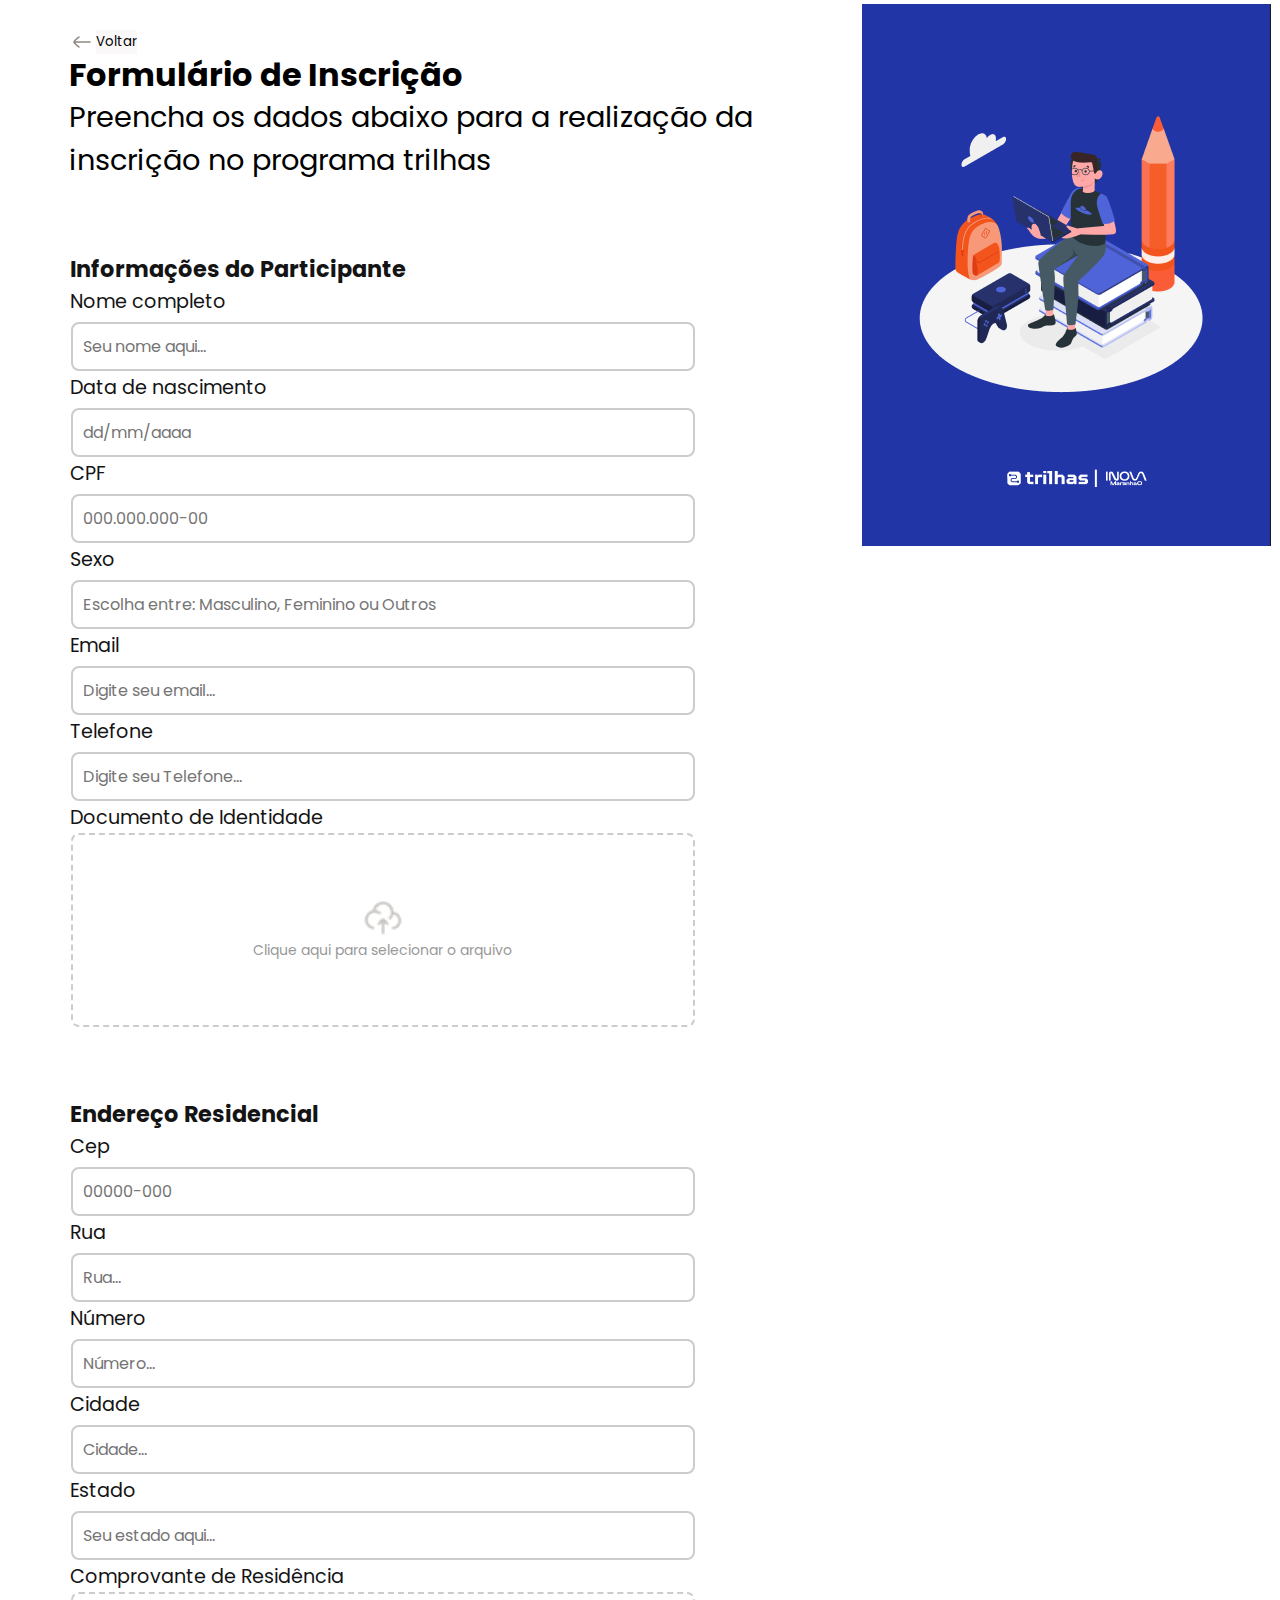
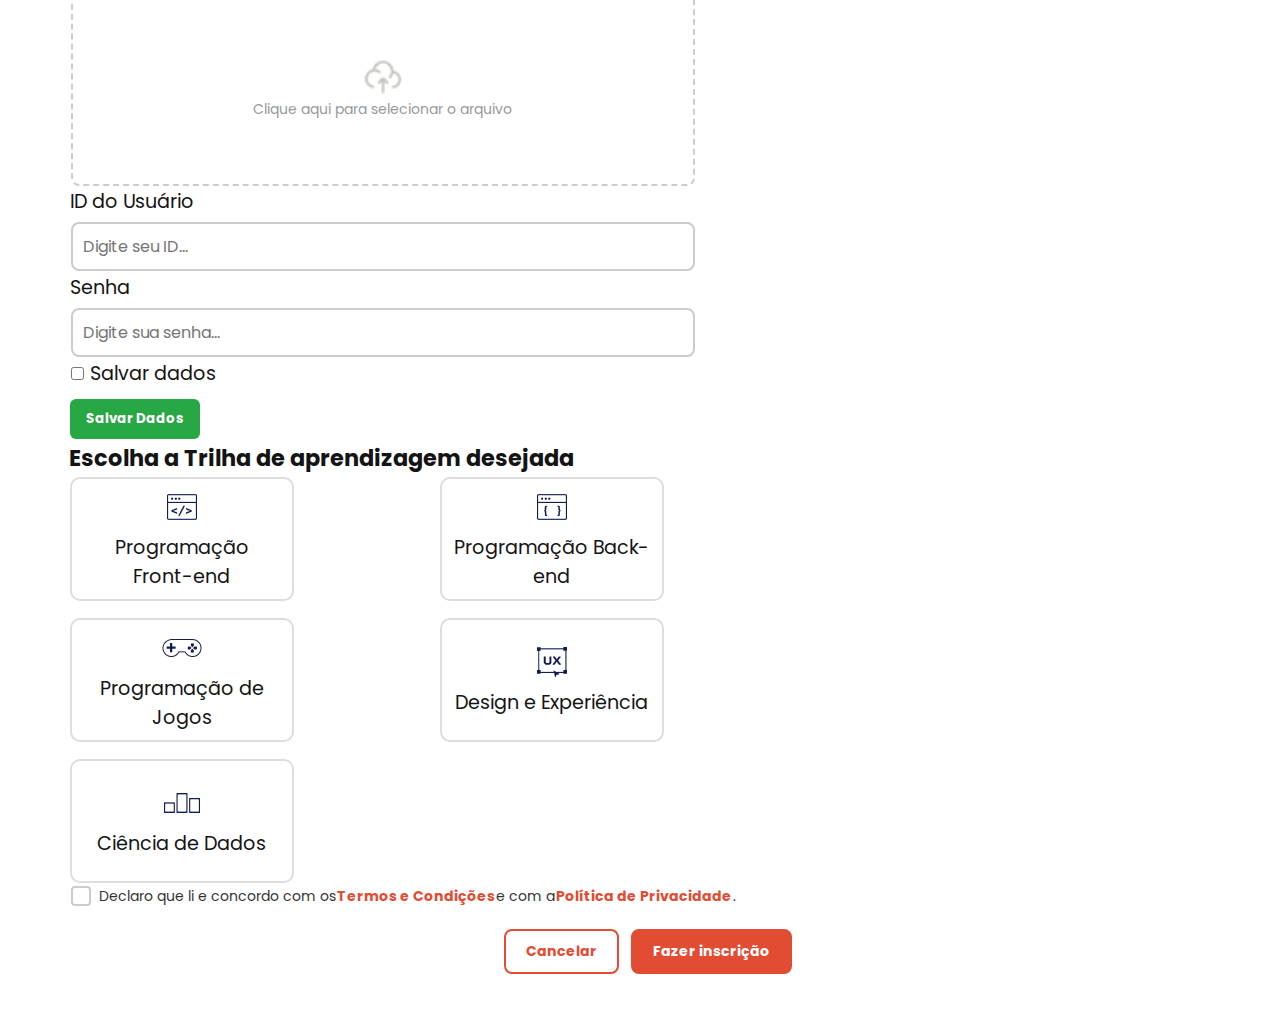
<file: index.html>
<!DOCTYPE html>
<html lang="pt-br">

<head>
    <meta charset="UTF-8" />
    <meta name="viewport" content="width=device-width, initial-scale=1.0" />
    <title>Formulário Trilhas</title>
    <link rel="stylesheet" href="styleFormulario.css" />
    <link rel="preconnect" href="https://fonts.googleapis.com" />
    <link rel="preconnect" href="https://fonts.gstatic.com" crossorigin />
    <link href="https://fonts.googleapis.com/css2?family=Poppins:wght@300;400;600&display=swap" rel="stylesheet" />
    <style>
        .btn-salvar {
            background-color: #28a745;
            color: white;
            padding: 10px 16px;
            border: none;
            border-radius: 6px;
            cursor: pointer;
            font-weight: bold;
            margin-top: 10px;
        }

        .btn-salvar:hover {
            background-color: #218838;
        }
    </style>
</head>

<body>
    <main class="apresentacao">
        <section class="conteudo">
            <div class="botao__voltar">
                <img src="./imagens/arrow-left-02.png" />
                <button onclick="window.location.href='Capa.html'">Voltar</button>
            </div>

            <h1 class="titulo-destaque">Formulário de Inscrição</h1>
            <h2 class="titulo__pagina__inicial">Preencha os dados abaixo para a realização da inscrição no programa
                trilhas</h2>

            <div class="info__participantes">
                <h3>Informações do Participante</h3>

                <p>Nome completo</p>
                <div class="box">
                    <input type="text" placeholder="Seu nome aqui..." required />
                </div>

                <p>Data de nascimento</p>
                <div class="box">
                    <input type="text" id="data-nascimento" placeholder="dd/mm/aaaa" maxlength="10" required />
                    <span id="erro-data" style="color: red; font-size: 14px; display: none;">Data inválida (ex:
                        05/06/2008)</span>
                </div>

                <p>CPF</p>
                <div class="box">
                    <input type="text" id="cpf" placeholder="000.000.000-00" maxlength="14" required />
                    <span id="erro-cpf" style="color: red; font-size: 14px; display: none;">CPF inválido (ex:
                        000.000.000-00)</span>
                </div>

                <p>Sexo</p>
                <div class="box">
                    <input type="text" placeholder="Escolha entre: Masculino, Feminino ou Outros" list="sexo-list"
                        required />
                    <datalist id="sexo-list">
                        <option value="Masculino">
                        <option value="Feminino">
                        <option value="Outros">
                    </datalist>
                </div>

                <p>Email</p>
                <div class="box">
                    <input type="email" id="email" placeholder="Digite seu email..." required />
                    <span id="erro-email" style="color: red; font-size: 14px; display: none;">E-mail inválido (deve
                        conter @ e .com)</span>
                </div>

                <p>Telefone</p>
                <div class="box">
                    <input type="text" placeholder="Digite seu Telefone..." required />
                </div>

                <p>Documento de Identidade</p>
                <div class="upload-container">
                    <label for="doc-upload" class="upload-box">
                        <img src="./imagens/cloud-upload.png" alt="Upload Icon" />
                        <p>Clique aqui para selecionar o arquivo</p>
                        <input type="file" id="doc-upload" accept=".pdf,.jpg,.png" required />
                    </label>
                </div>
            </div>

            <div class="end_residencial">
                <h3>Endereço Residencial</h3>

                <p>Cep</p>
                <div class="box">
                    <input type="text" placeholder="00000-000" maxlength="8" required />
                </div>

                <p>Rua</p>
                <div class="box">
                    <input type="text" placeholder="Rua..." required />
                </div>

                <p>Número</p>
                <div class="box">
                    <input type="text" placeholder="Número..." required />
                </div>

                <p>Cidade</p>
                <div class="box">
                    <input type="text" placeholder="Cidade..." required />
                </div>

                <p>Estado</p>
                <div class="box">
                    <input type="text" placeholder="Seu estado aqui..." required />
                </div>

                <p>Comprovante de Residência</p>
                <div class="upload-container">
                    <label for="res-upload" class="upload-box">
                        <img src="./imagens/cloud-upload.png" alt="Upload Icon" />
                        <p>Clique aqui para selecionar o arquivo</p>
                        <input type="file" id="res-upload" accept=".pdf,.jpg,.png" required />
                    </label>
                </div>

                <p>ID do Usuário</p>
                <div class="box">
                    <input type="text" id="id-usuario" placeholder="Digite seu ID..." required />
                </div>

                <p>Senha</p>
                <div class="box">
                    <input type="password" id="senha" placeholder="Digite sua senha..." required />
                </div>

                <p><input type="checkbox" id="salvar-dados"> Salvar dados</p>
                <button class="btn-salvar" onclick="salvarDados()">Salvar Dados</button>
            </div>

            <h3>Escolha a Trilha de aprendizagem desejada</h3>
            <div class="container">
                <label class="card">
                    <input type="radio" name="curso" required />
                    <div class="content">
                        <img src="./imagens/front-end.png" class="icon" />
                        <p>Programação Front-end</p>
                    </div>
                </label>

                <label class="card">
                    <input type="radio" name="curso" />
                    <div class="content">
                        <img src="./imagens/back-end.png" class="icon" />
                        <p>Programação Back-end</p>
                    </div>
                </label>

                <label class="card">
                    <input type="radio" name="curso" />
                    <div class="content">
                        <img src="./imagens/jogos.png" class="icon" />
                        <p>Programação de Jogos</p>
                    </div>
                </label>

                <label class="card">
                    <input type="radio" name="curso" />
                    <div class="content">
                        <img src="./imagens/ux.png" class="icon" />
                        <p>Design e Experiência</p>
                    </div>
                </label>

                <label class="card">
                    <input type="radio" name="curso" />
                    <div class="content">
                        <img src="./imagens/Frame 48095973.png" class="icon" />
                        <p>Ciência de Dados</p>
                    </div>
                </label>
            </div>

            <div class="container__acordos">
                <label class="checkbox-label">
                    <input type="checkbox" required />
                    <span class="checkmark"></span>
                    Declaro que li e concordo com os
                    <a href="#">Termos e Condições</a> e com a
                    <a href="#">Política de Privacidade</a>.
                </label>

                <div class="buttons">
                    <button class="btn cancel" type="reset">Cancelar</button>
                    <button class="btn submit" onclick="validarFormulario()">Fazer inscrição</button>
                </div>
                <p id="mensagem-sucesso" style="color: green; font-weight: bold; margin-top: 10px;"></p>
            </div>
        </section>

        <section class="imagens__lado__a__lado">
            <img src="./imagens/Inscricao2.png" alt="imagem do curso" />
        </section>
    </main>

    <script>
        function validarFormulario() {
            const campos = document.querySelectorAll("input[required]");
            let valido = true;

            campos.forEach((campo) => {
                if (!campo.value.trim()) {
                    campo.style.border = "2px solid red";
                    valido = false;
                } else {
                    campo.style.border = "1px solid #ccc";
                }
            });

            const email = document.getElementById("email");
            const erroEmail = document.getElementById("erro-email");
            const regexEmail = /^[^\s@]+@[^\s@]+\.com$/;
            if (!regexEmail.test(email.value.trim())) {
                erroEmail.style.display = "block";
                email.style.border = "2px solid red";
                valido = false;
            } else {
                erroEmail.style.display = "none";
                email.style.border = "1px solid #ccc";
            }

            const dataNascimento = document.getElementById("data-nascimento");
            const erroData = document.getElementById("erro-data");
            const regexData = /^(0[1-9]|[12][0-9]|3[01])\/(0[1-9]|1[0-2])\/\d{4}$/;
            if (!regexData.test(dataNascimento.value.trim())) {
                erroData.style.display = "block";
                dataNascimento.style.border = "2px solid red";
                valido = false;
            } else {
                erroData.style.display = "none";
                dataNascimento.style.border = "1px solid #ccc";
            }

            const cpf = document.getElementById("cpf");
            const erroCpf = document.getElementById("erro-cpf");
            const regexCpf = /^\d{3}\.\d{3}\.\d{3}-\d{2}$/;
            if (!regexCpf.test(cpf.value.trim())) {
                erroCpf.style.display = "block";
                cpf.style.border = "2px solid red";
                valido = false;
            } else {
                erroCpf.style.display = "none";
                cpf.style.border = "1px solid #ccc";
            }

            if (!valido) {
                document.getElementById("mensagem-sucesso").textContent = "";
                alert("Por favor, corrija os campos destacados.");
                return;
            }

            // Mensagem de sucesso + redirecionamento
            document.getElementById("mensagem-sucesso").textContent = "Inscrição realizada com sucesso! Redirecionando...";
            setTimeout(() => {
                window.location.href = "login.html";
            }, 2000);

        }

        function salvarDados() {
            const id = document.getElementById("id-usuario").value;
            const senha = document.getElementById("senha").value;
            const salvar = document.getElementById("salvar-dados").checked;

            if (salvar) {
                localStorage.setItem("usuarioID", id);
                localStorage.setItem("usuarioSenha", senha);
                alert("Dados salvos com sucesso!");
            } else {
                localStorage.removeItem("usuarioID");
                localStorage.removeItem("usuarioSenha");
                alert("Dados não foram salvos (caixa não marcada).");
            }
        }
    </script>
</body>

</html>
</file>
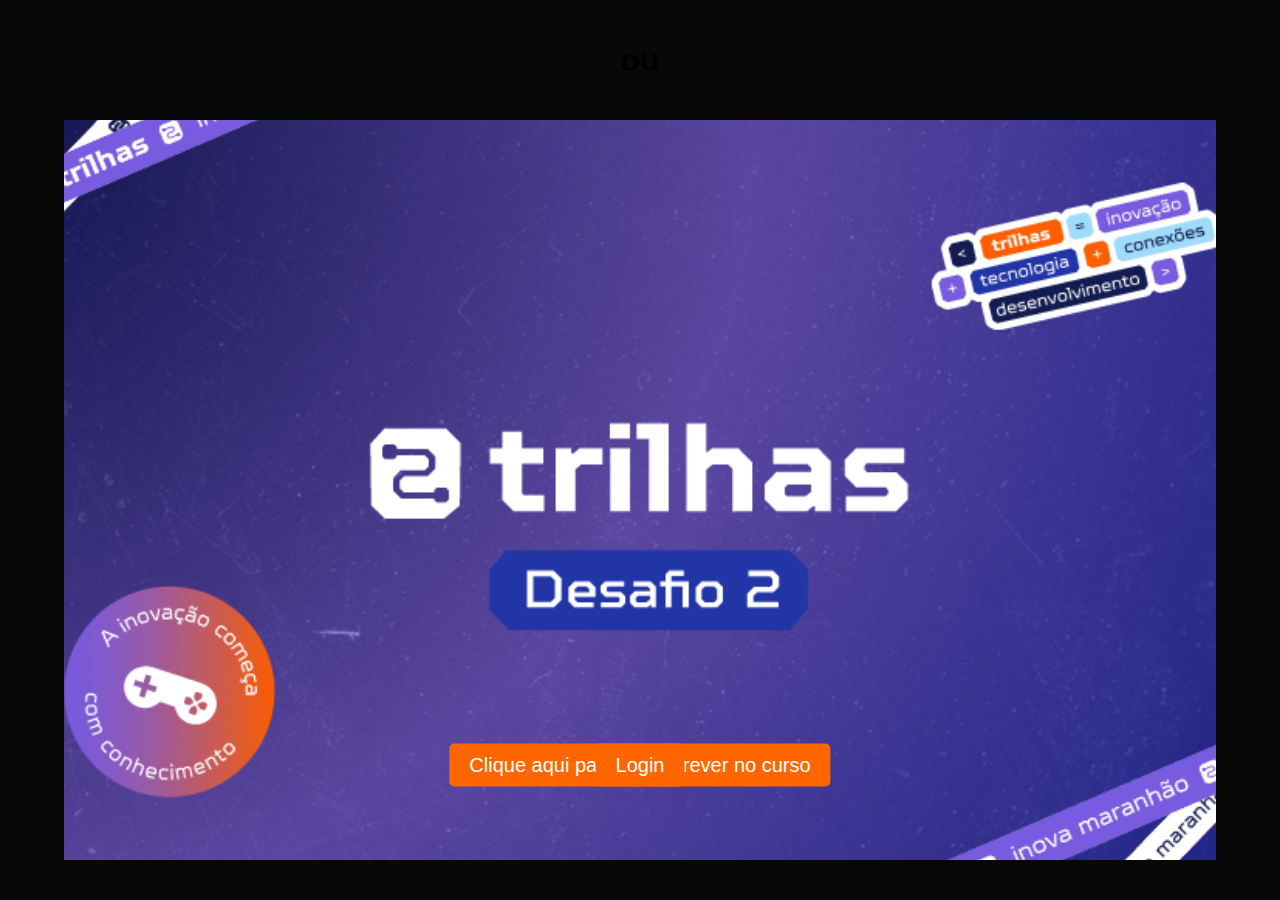
<file: Capa.html>
<!DOCTYPE html>
<html lang="pt-br">
<head>
    <meta charset="UTF-8">
    <meta name="viewport" content="width=device-width, initial-scale=1.0">
    <title>Capa</title>
    <link rel="stylesheet" href="styleCapa.css">
</head>
<body>
    
    <div class="inscricao">
         <button class="botao" onclick="window.location.href='index.html'">Clique aqui para se inscrever no curso</button>
         <h1>ou</h1>
         <button class="botao" onclick="window.location.href='index.html'">Login</button>
    </div>
    
    <main class="apresentacao">
    <img src="./imagens/capa.png" alt="Foto da Joana Santos programando">
    </main>
    <footer></footer>
</body>
</html>
</file>
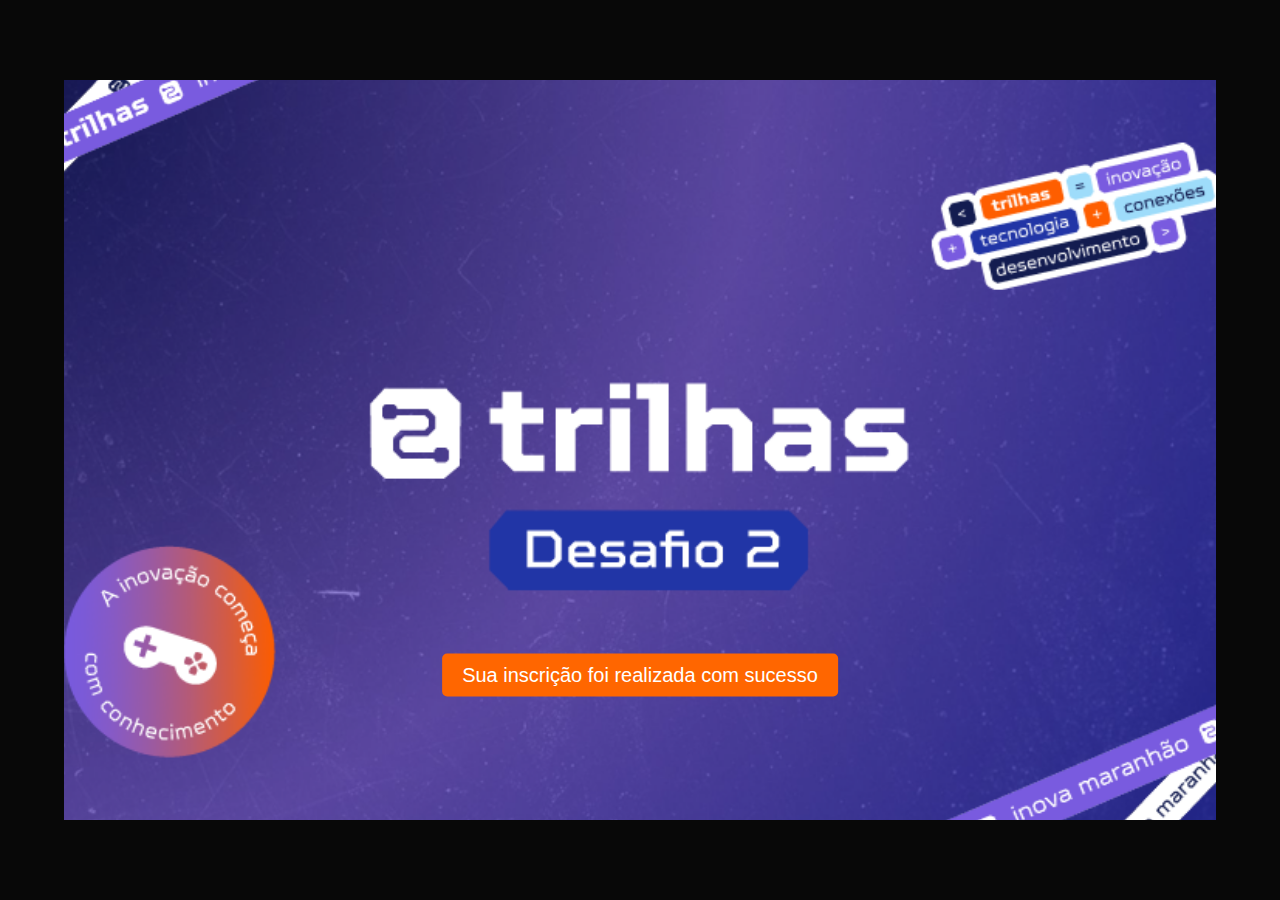
<file: final.html>
<!DOCTYPE html>
<html lang="pt-br">
<head>
    <meta charset="UTF-8">
    <meta name="viewport" content="width=device-width, initial-scale=1.0">
    <title>Capa</title>
    <link rel="stylesheet" href="stylefinal.css">
</head>
<body>
    </header>
    <div class="inscricao">
        <button class="botao" onclick="window.location.href='index.html'">Sua inscrição foi realizada com sucesso</button>
    </div>
    </header>
    <main class="apresentacao">
    <img src="./imagens/capa.png" alt="Foto da Joana Santos programando">
    </main>
    <footer></footer>
</body>
</html>
</file>
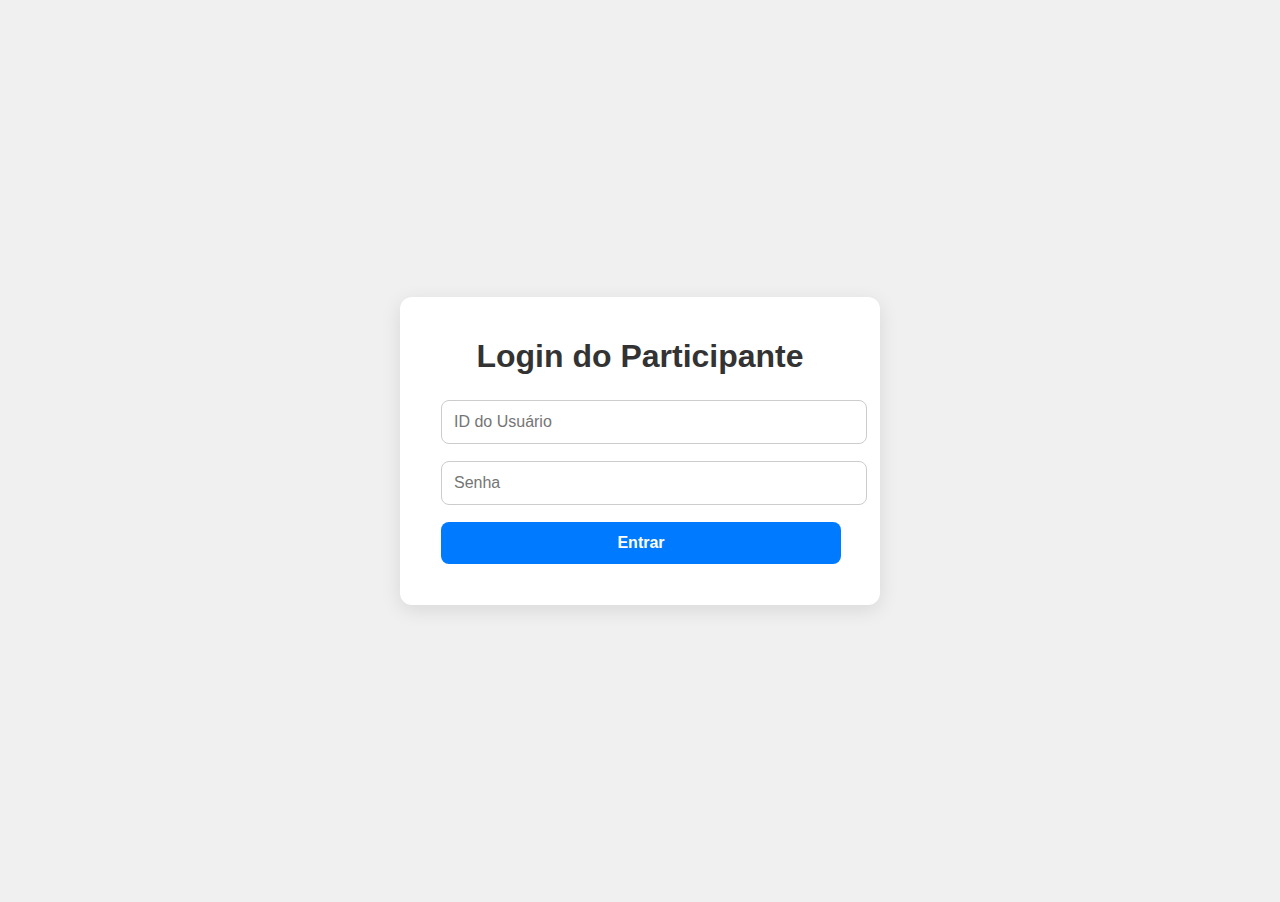
<file: login.html>
<!DOCTYPE html>
<html lang="pt-br">
<head>
  <meta charset="UTF-8" />
  <meta name="viewport" content="width=device-width, initial-scale=1.0"/>
  <title>Login - Trilhas</title>
  <link rel="stylesheet" href="styleFormulario.css" />
  <style>
    body {
      display: flex;
      justify-content: center;
      align-items: center;
      height: 100vh;
      margin: 0;
      font-family: 'Poppins', sans-serif;
      background-color: #f0f0f0;
    }

    .login-container {
      background-color: white;
      padding: 40px;
      border-radius: 12px;
      box-shadow: 0 5px 20px rgba(0, 0, 0, 0.1);
      width: 100%;
      max-width: 400px;
    }

    h1 {
      text-align: center;
      margin-bottom: 24px;
      color: #333;
    }

    input[type="text"],
    input[type="password"] {
      width: 100%;
      padding: 12px;
      margin-bottom: 16px;
      border: 1px solid #ccc;
      border-radius: 8px;
      font-size: 16px;
    }

    .btn-login {
      background-color: #007bff;
      color: white;
      width: 100%;
      padding: 12px;
      border: none;
      border-radius: 8px;
      font-size: 16px;
      font-weight: bold;
      cursor: pointer;
    }

    .btn-login:hover {
      background-color: #0056b3;
    }

    .mensagem-erro {
      color: red;
      font-size: 14px;
      text-align: center;
      display: none;
    }
  </style>
</head>
<body>
  <div class="login-container">
    <h1>Login do Participante</h1>
    <input type="text" id="login-id" placeholder="ID do Usuário" required />
    <input type="password" id="login-senha" placeholder="Senha" required />
    <button class="btn-login" onclick="fazerLogin()">Entrar</button>
    <p id="mensagem-erro" class="mensagem-erro">ID ou senha incorretos. Tente novamente.</p>
  </div>

  <script>
    function fazerLogin() {
      const id = document.getElementById("login-id").value.trim();
      const senha = document.getElementById("login-senha").value.trim();

      const idSalvo = localStorage.getItem("usuarioID");
      const senhaSalva = localStorage.getItem("usuarioSenha");

      if (id === idSalvo && senha === senhaSalva) {
        alert("Login realizado com sucesso!");
        window.location.href = "pagina-inicial.html"; // Página que você quiser redirecionar após login
      } else {
        document.getElementById("mensagem-erro").style.display = "block";
      }
    }
  </script>
</body>
</html>
</file>
<file: styleFormulario.css>
* {
    font-family: "Poppins", sans-serif;
    margin: 1px;
    padding: 0%;
    
    
}

body {
    height: 100vh;
    background-color: white);
    box-sizing: border-box;
    color: rgb(20, 20, 20);
    justify-content: center;
    align-items: center;
    
       
}


    

.apresentacao {
    display: flex;
    align-items:flex-start;
    justify-content: center;
    font-size: larger;
    

    
}

.imagens__lado__a__lado{
    position: sticky;
    top:0;
    width: 50%;
    max-width: 100%;
    height: auto;
    
     
}

.botao__voltar {
    display: flex;

}

.botao__voltar button {
    background-color: rgb(250, 248, 248);
    border: transparent;
    cursor: pointer;
    /* padding: 2% 5%; */
}


.titulo-destaque {
    color: #000;
    font-size: 32px;
    line-height: 120%;
}

.titulo__pagina__inicial {
    color: #000;
    font-weight: 400;
    font-style: normal;
}


.info__participantes {
    margin-top: 70px;
}

.end_residencial {
    margin-top: 70px;
}


.escolher__trilhas {
    margin-top: 70px
}

.conteudo {
    padding: 2% 5%;
    

}



.box {
    margin-top: 5px;
    width: 600px;
}

.box input {
    width: 100%;
    padding: 10px;
    border: 2px solid #ccc;
    border-radius: 8px;
    font-size: 16px;
    outline: none;

}

.box input:focus {
    border-color: #F3541C;
    box-shadow: 0px 0px 8px rgba(0, 123, 255, 0.5);
}

.bbox {
    display: grid;
    gap: 10px;
    margin: 10px;
}

.bx {
    display: flex;
    align-items: center;
    justify-content: center;
    border-radius: 20px;
    width: 230px;
    height: 150px;
    padding: 20px;
    font-size: 20px;
    border: 4px solid #ccc;
}

.bx:active {
    background-color: #f55b02;
    color: white;
}



/* Mudei os card da escolha das trilhas */

.container {
    display: grid;
    grid-template-columns: repeat(2, 1fr);
    gap: 15px;
}

.card {
    display: flex;
    align-items: center;
    justify-content: center;
    width: 200px;
    height: 100px;
    background: white;
    border: 2px solid #ddd;
    border-radius: 10px;
    cursor: pointer;
    transition: 0.3s;
    text-align: center;
    padding: 10px;
}

.card .content {
    display: flex;
    flex-direction: column;
    align-items: center;
}

.card .icon {
    font-size: 24px;
    margin-bottom: 5px;
}

.card input {
    display: none;
}

.card input:checked+.content {
    color: #e14c32;
}

.card input:checked+.content p {
    font-weight: bold;
}

.card input:checked+.content .icon {
    font-size: 28px;
}

.card:hover {
    border-color: #e14c32;
}


.container__acordos {
    text-align: left;
}

.checkbox-label {
    display: flex;
    align-items: center;
    font-size: 14px;
    color: #333;
}

.checkbox-label input {
    display: none;
}

.checkbox-label .checkmark {
    width: 16px;
    height: 16px;
    border: 2px solid #ccc;
    border-radius: 4px;
    display: inline-block;
    margin-right: 8px;
    position: relative;
    cursor: pointer;
}

.checkbox-label input:checked+.checkmark {
    background-color: #e14c32;
    border-color: #e14c32;
}

.checkbox-label input:checked+.checkmark::after {
    content: '✔';
    color: white;
    font-size: 12px;
    position: absolute;
    left: 50%;
    top: 50%;
    transform: translate(-50%, -50%);
}

.checkbox-label a {
    color: #e14c32;
    font-weight: bold;
    text-decoration: none;
}

.checkbox-label a:hover {
    text-decoration: underline;
}

.buttons {
    margin-top: 20px;
    display: flex;
    gap: 10px;
    justify-content: right;
}

.btn {
    padding: 10px 20px;
    border: 2px solid #e14c32;
    border-radius: 8px;
    font-size: 14px;
    cursor: pointer;
    font-weight: bold;
}

.cancel {
    background: white;
    color: #e14c32;
}

.cancel:hover {
    background: #f8e7e4;
}

.submit {
    background: #e14c32;
    color: white;
}

.submit:hover {
    background: #c83d27;
}



.upload-container {
    text-align: left;
    
    
}

.upload-box {
    width: 580px;
    height: 150px;
    border: 2px dashed #ccc;
    border-radius: 8px;
    display: flex;
    flex-direction: column;
    justify-content: center;
    align-items: center;
    cursor: pointer;
    color: #999;
    font-size: 14px;
    text-align: center;
    padding: 20px;
}

.upload-box img {
    width: 40px;
    opacity: 0.5;
}

.upload-box input {
    display: none;
}

.upload-box:hover {
    border-color: #aaa;
    color: #777;
}
</file>
<file: styleCapa.css>
body{
    background-color: #080808;
    margin: 0;
    padding: 0;
    display: flex;
    flex-direction: column;
    align-items: center;
    justify-content: center;
    min-height: 100vh;
    overflow: hidden; /* Evita rolagem */
    background-size: cover;
    font-family: "Poppins", sans-serif;
    
}

img {

    max-width: 100%;
    background-position: center; /* Centraliza a imagem */
    background-attachment: fixed; /* Mantém a imagem fixa ao rolar a página */
    background-size: cover; /* Faz a imagem cobrir toda a tela */
    width: 90vw; /* Maior que a largura da tela */
    height: 90vh; /* Maior que a altura da tela */
    object-fit: cover
    
    
}

.apresentacao{
    display: flex;
    justify-content: center; /* Alinha horizontalmente */
    align-items: center; /* Alinha verticalmente */
    height: 80vh; /* Altura da tela inteira */
    overflow: hidden; /* Evita rolagem */
    margin: 20px;
    padding: 10px;
    
    
    
}
.botao {
    position: fixed;
    top: 85%;
    left: 50%;
    transform: translate(-50%, -50%);
    background-color: #ff6600;
    color: white;
    border: none;
    padding: 10px 20px;
    font-size: 20px;
    cursor: pointer;
    border-radius: 5px;
}

.inscricao{
    display: flex;
    flex-direction: column;
    align-items: center;
}
</file>
<file: stylefinal.css>
body{
    background-color: #080808;
    margin: 0;
    padding: 0;
    display: flex;
    flex-direction: column;
    align-items: center;
    justify-content: center;
    min-height: 100vh;
    overflow: hidden; /* Evita rolagem */
    background-size: cover;
    font-family: "Poppins", sans-serif;
    
}

img {

    max-width: 100%;
    background-position: center; /* Centraliza a imagem */
    background-attachment: fixed; /* Mantém a imagem fixa ao rolar a página */
    background-size: cover; /* Faz a imagem cobrir toda a tela */
    width: 90vw; /* Maior que a largura da tela */
    height: 90vh; /* Maior que a altura da tela */
    object-fit: cover
    
    
}

.apresentacao{
    display: flex;
    justify-content: center; /* Alinha horizontalmente */
    align-items: center; /* Alinha verticalmente */
    height: 80vh; /* Altura da tela inteira */
    overflow: hidden; /* Evita rolagem */
    margin: 20px;
    padding: 10px;
    
    
    
}
.botao {
    position: fixed;
    top: 75%;
    left: 50%;
    transform: translate(-50%, -50%);
    background-color: #ff6600;
    color: white;
    border: none;
    padding: 10px 20px;
    font-size: 20px;
    cursor: pointer;
    border-radius: 5px;
}
</file>
